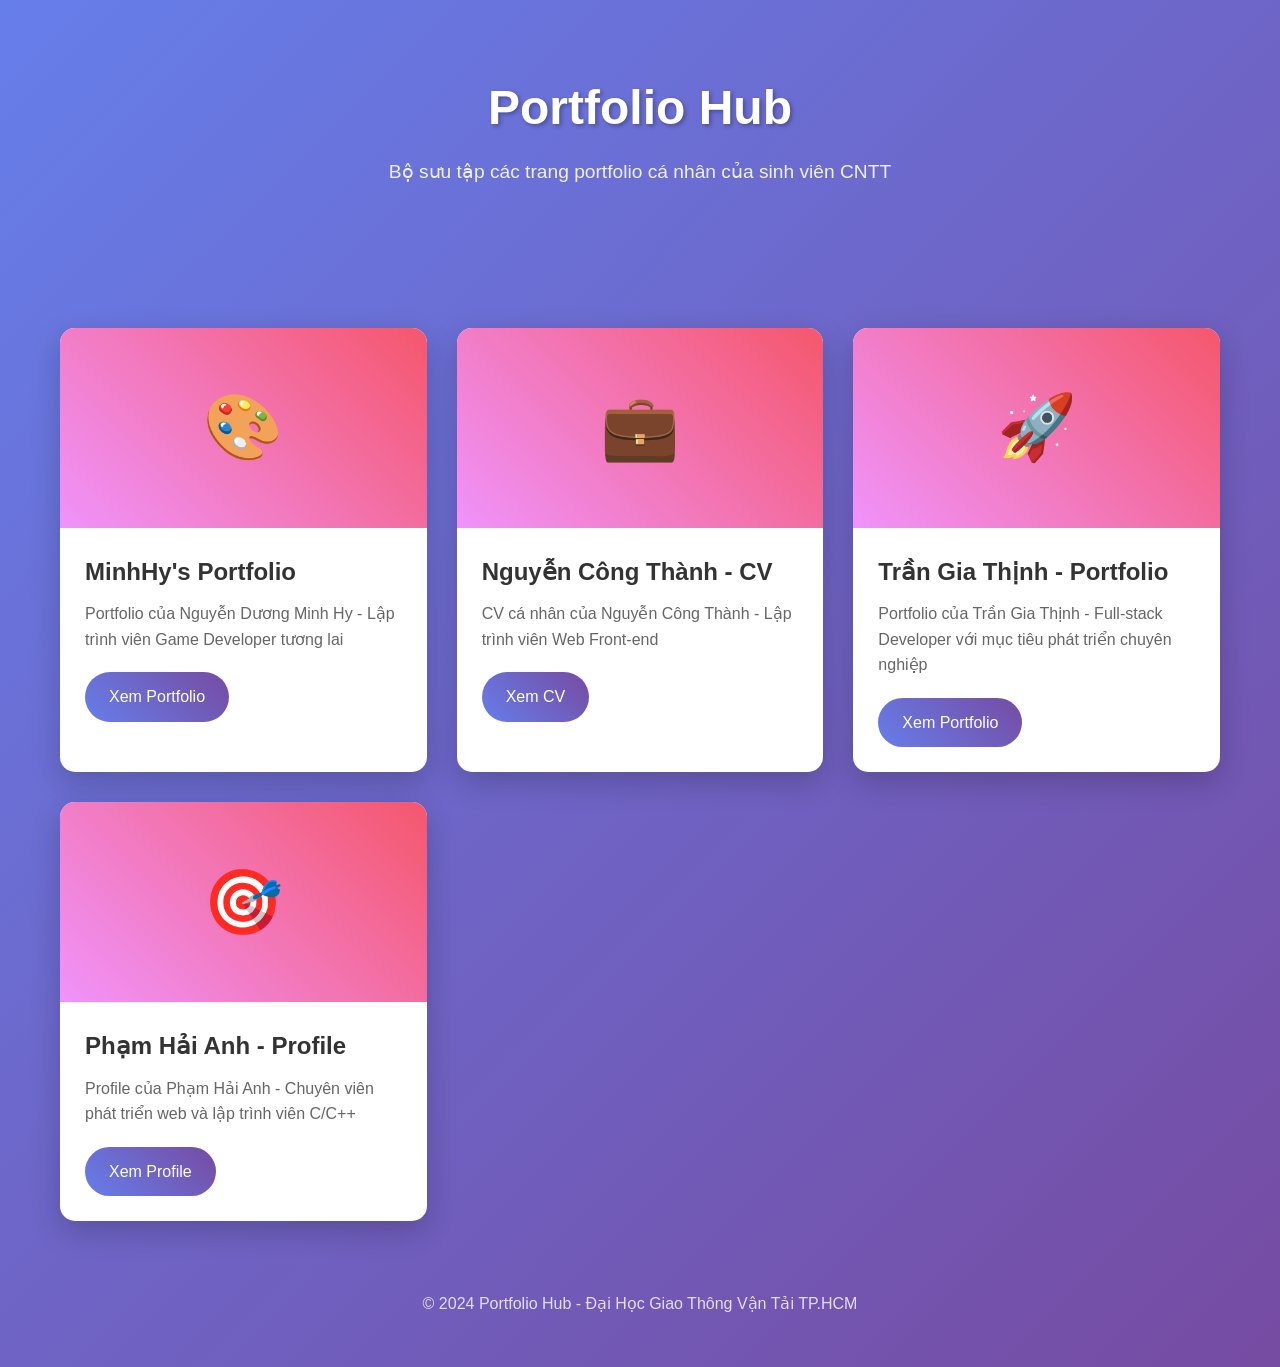
<file: Portfo_Tong/index.html>
<!DOCTYPE html>
<html lang="vi">
<head>
    <meta charset="UTF-8">
    <meta name="viewport" content="width=device-width, initial-scale=1.0">
    <title>Portfolio Hub - Các Trang Cá Nhân</title>
    <style>
        * {
            margin: 0;
            padding: 0;
            box-sizing: border-box;
        }

        body {
            font-family: 'Arial', sans-serif;
            line-height: 1.6;
            color: #333;
            background: linear-gradient(135deg, #667eea 0%, #764ba2 100%);
            min-height: 100vh;
        }

        .container {
            max-width: 1200px;
            margin: 0 auto;
            padding: 20px;
        }

        header {
            text-align: center;
            padding: 50px 0;
            color: white;
        }

        header h1 {
            font-size: 3rem;
            margin-bottom: 10px;
            text-shadow: 2px 2px 4px rgba(0,0,0,0.3);
        }

        header p {
            font-size: 1.2rem;
            opacity: 0.9;
        }

        .portfolios {
            display: grid;
            grid-template-columns: repeat(auto-fit, minmax(300px, 1fr));
            gap: 30px;
            margin-top: 50px;
        }

        .portfolio-card {
            background: white;
            border-radius: 15px;
            overflow: hidden;
            box-shadow: 0 10px 30px rgba(0,0,0,0.2);
            transition: transform 0.3s ease, box-shadow 0.3s ease;
        }

        .portfolio-card:hover {
            transform: translateY(-10px);
            box-shadow: 0 20px 40px rgba(0,0,0,0.3);
        }

        .portfolio-image {
            height: 200px;
            background: linear-gradient(45deg, #f093fb 0%, #f5576c 100%);
            display: flex;
            align-items: center;
            justify-content: center;
            color: white;
            font-size: 4rem;
        }

        .portfolio-content {
            padding: 25px;
        }

        .portfolio-title {
            font-size: 1.5rem;
            margin-bottom: 10px;
            color: #333;
        }

        .portfolio-description {
            color: #666;
            margin-bottom: 20px;
        }

        .portfolio-link {
            display: inline-block;
            background: linear-gradient(45deg, #667eea 0%, #764ba2 100%);
            color: white;
            padding: 12px 24px;
            text-decoration: none;
            border-radius: 25px;
            transition: transform 0.2s ease;
        }

        .portfolio-link:hover {
            transform: scale(1.05);
        }

        footer {
            text-align: center;
            padding: 30px;
            color: white;
            opacity: 0.8;
        }

        @media (max-width: 768px) {
            header h1 {
                font-size: 2rem;
            }

            .portfolios {
                grid-template-columns: 1fr;
            }
        }
    </style>
</head>
<body>
    <header>
        <div class="container">
            <h1>Portfolio Hub</h1>
            <p>Bộ sưu tập các trang portfolio cá nhân của sinh viên CNTT</p>
        </div>
    </header>

    <div class="container">
        <div class="portfolios">
            <div class="portfolio-card">
                <div class="portfolio-image">
                    <span>🎨</span>
                </div>
                <div class="portfolio-content">
                    <h3 class="portfolio-title">MinhHy's Portfolio</h3>
                    <p class="portfolio-description">Portfolio của Nguyễn Dương Minh Hy - Lập trình viên Game Developer tương lai</p>
                    <a href="nguyenduongmnihhy/index.html" class="portfolio-link">Xem Portfolio</a>
                </div>
            </div>

            <div class="portfolio-card">
                <div class="portfolio-image">
                    <span>💼</span>
                </div>
                <div class="portfolio-content">
                    <h3 class="portfolio-title">Nguyễn Công Thành - CV</h3>
                    <p class="portfolio-description">CV cá nhân của Nguyễn Công Thành - Lập trình viên Web Front-end</p>
                    <a href="portfo/index.html" class="portfolio-link">Xem CV</a>
                </div>
            </div>

            <div class="portfolio-card">
                <div class="portfolio-image">
                    <span>🚀</span>
                </div>
                <div class="portfolio-content">
                    <h3 class="portfolio-title">Trần Gia Thịnh - Portfolio</h3>
                    <p class="portfolio-description">Portfolio của Trần Gia Thịnh - Full-stack Developer với mục tiêu phát triển chuyên nghiệp</p>
                    <a href="Portfolio/index.html" class="portfolio-link">Xem Portfolio</a>
                </div>
            </div>

            <div class="portfolio-card">
                <div class="portfolio-image">
                    <span>🎯</span>
                </div>
                <div class="portfolio-content">
                    <h3 class="portfolio-title">Phạm Hải Anh - Profile</h3>
                    <p class="portfolio-description">Profile của Phạm Hải Anh - Chuyên viên phát triển web và lập trình viên C/C++</p>
                    <a href="ProjectProfile/index.html" class="portfolio-link">Xem Profile</a>
                </div>
            </div>
        </div>
    </div>

    <footer>
        <div class="container">
            <p>© 2024 Portfolio Hub - Đại Học Giao Thông Vận Tải TP.HCM</p>
        </div>
    </footer>
</body>
</html>
</file>
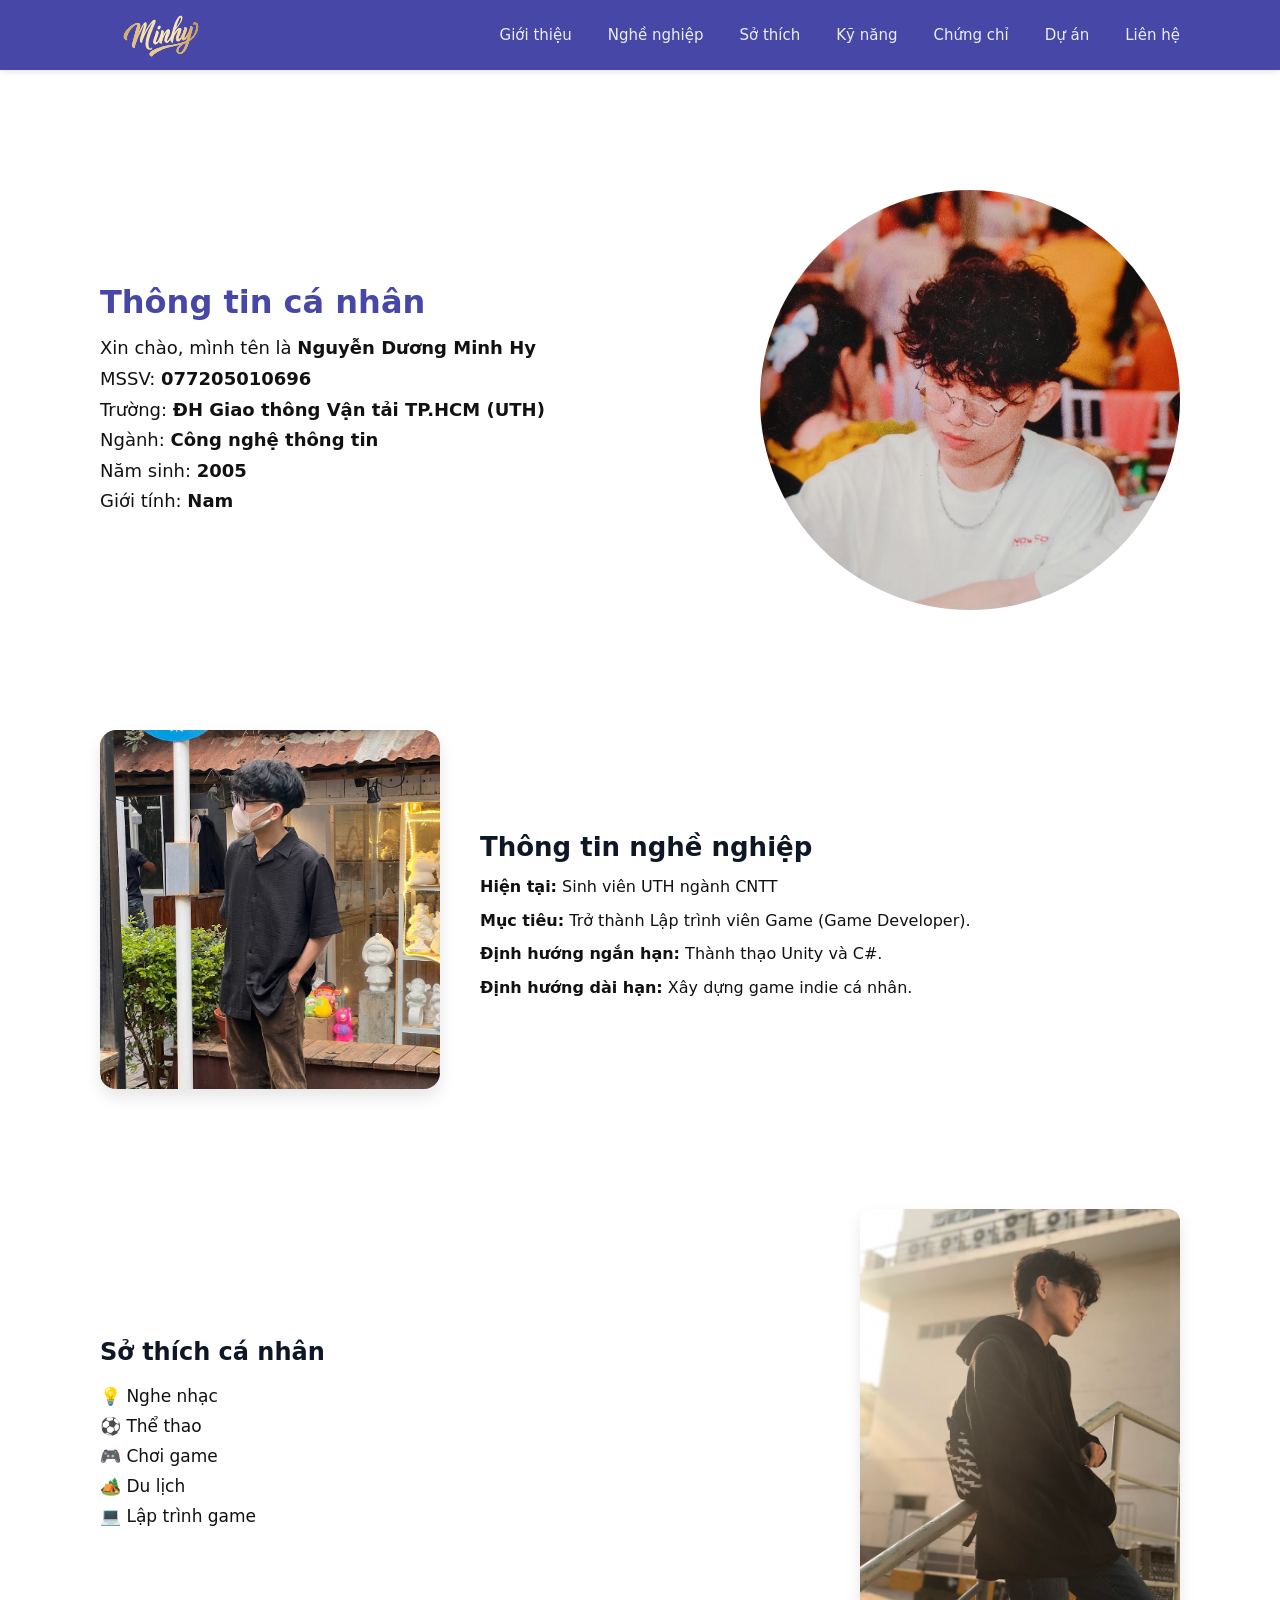
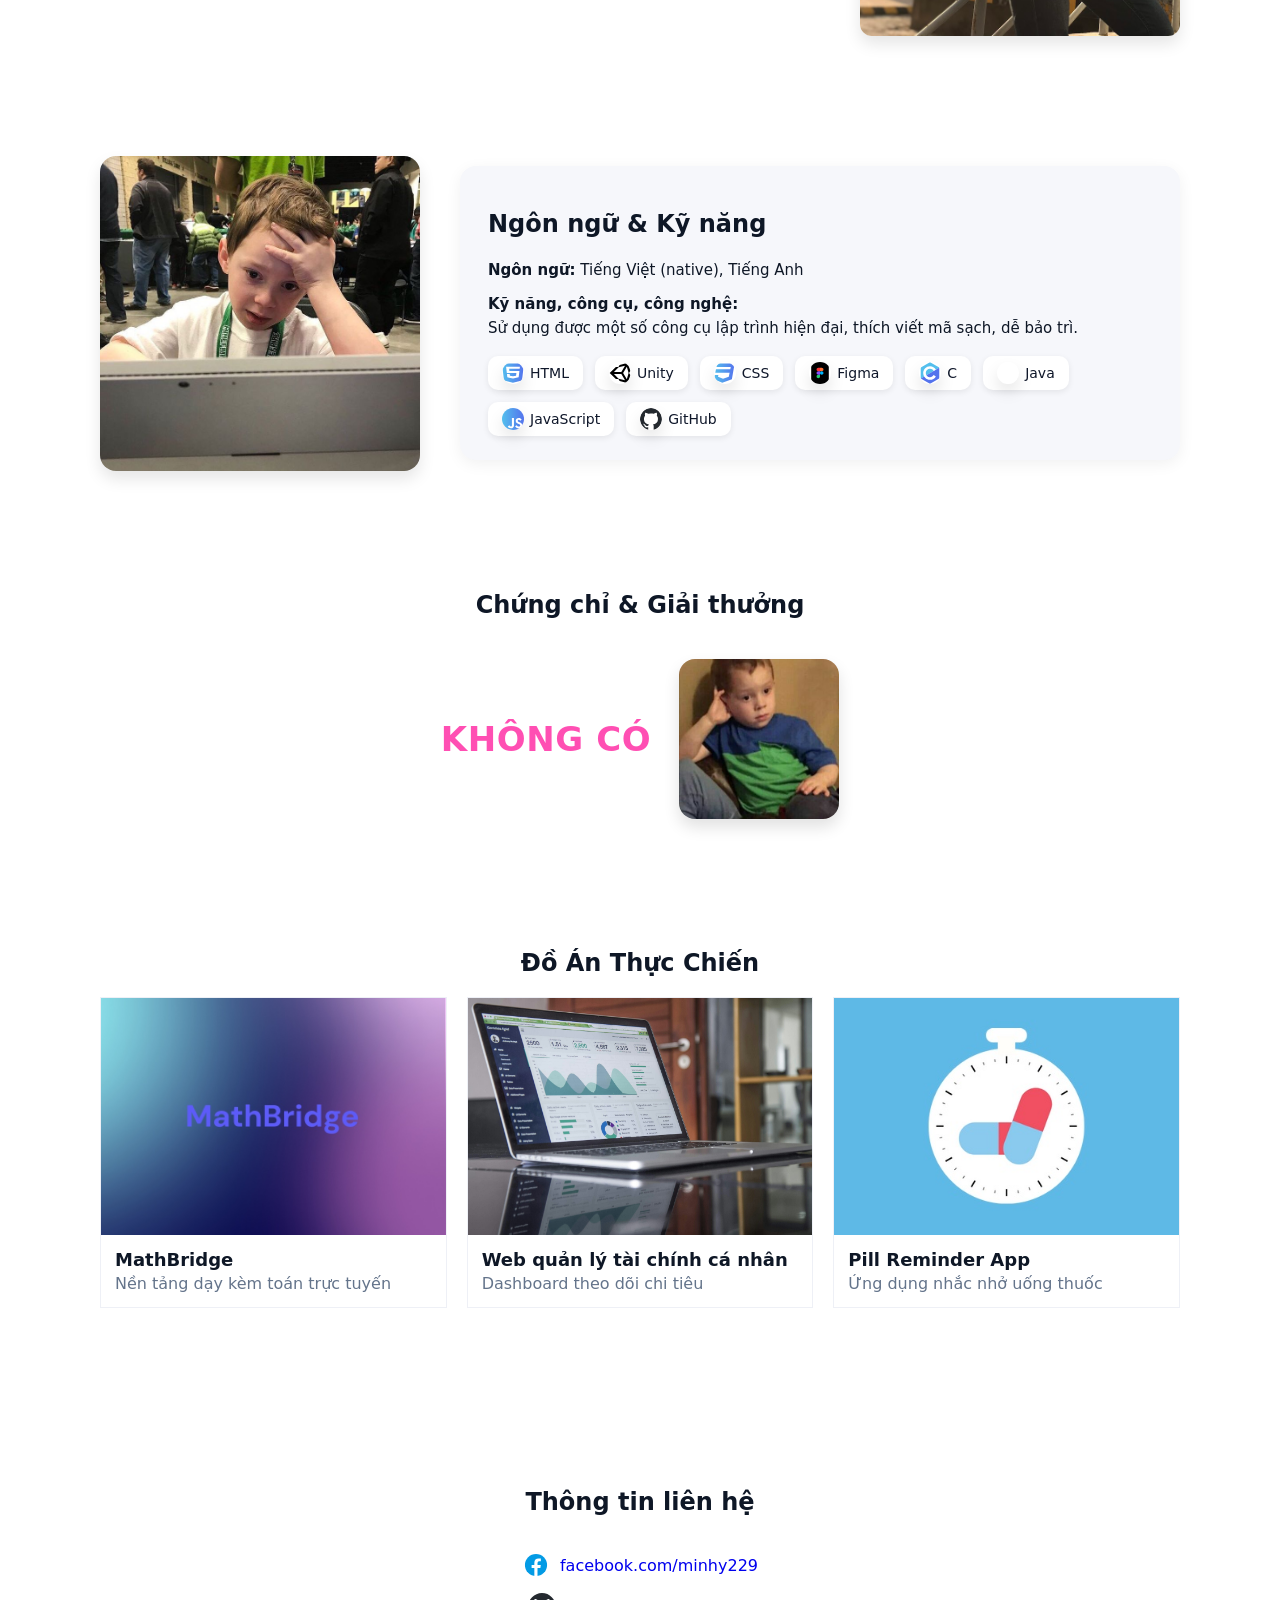
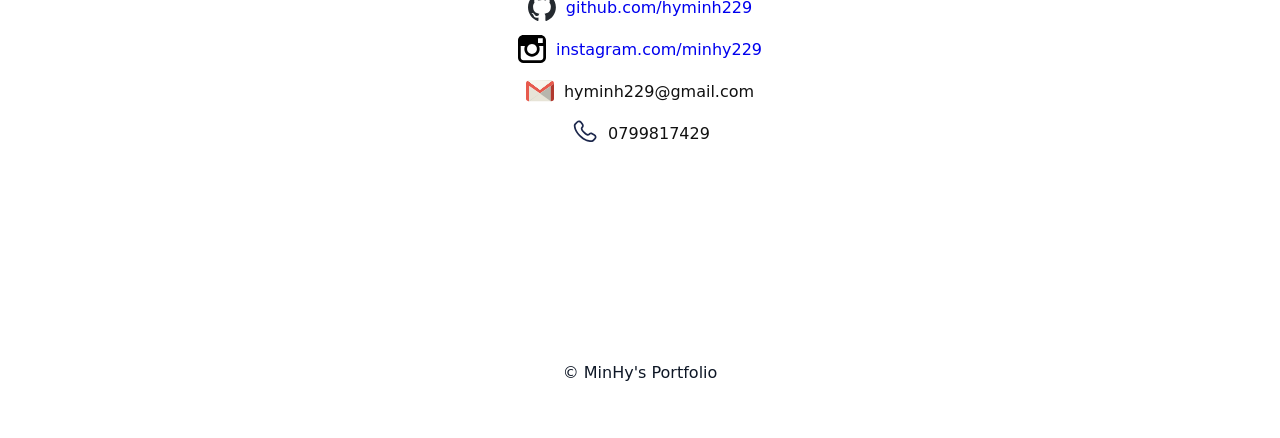
<file: Portfo_Tong/nguyenduongmnihhy/index.html>
<!doctype html>
<html lang="vi">

<head>
  <meta charset="utf-8" />
  <meta name="viewport" content="width=device-width, initial-scale=1" />
  <title>MinhHy • Portfolio</title>
  <link rel="icon" href="assets/icons/minhhylogo.svg" />
  <!-- Core styles -->
  <link rel="stylesheet" href="css/main.css" />
  <link rel="stylesheet" href="css/theme.css" />
  <link rel="stylesheet" href="css/animation.css" />
  <!-- Section styles -->
  <link rel="stylesheet" href="css/sections/header.css" />
  <link rel="stylesheet" href="css/sections/about-me.css" />
  <link rel="stylesheet" href="css/sections/job.css" />
  <link rel="stylesheet" href="css/sections/hobby.css" />
  <link rel="stylesheet" href="css/sections/skills.css" />
  <link rel="stylesheet" href="css/sections/projects.css" />
  <link rel="stylesheet" href="css/sections/certificate.css" />
  <link rel="stylesheet" href="css/sections/contact.css" />
  <link rel="stylesheet" href="css/sections/footer.css" />
  <!-- Responsive overrides last -->
  <link rel="stylesheet" href="css/responsive.css" />
</head>

<body>
  <!-- ===== Header / Navbar ===== -->
  <header class="topbar">
    <div class="nav">
      <a href="#about" class="brand">
        <img src="assets/icons/minhhylogo.svg" alt="MinhHy Logo" />
      </a>

      <button class="hamburger" aria-label="Mở menu" aria-expanded="false">
        <span></span><span></span><span></span>
      </button>

      <nav class="menu" id="menu">
        <a href="#about">Giới thiệu</a>
        <a href="#job">Nghề nghiệp</a>
        <a href="#hobby">Sở thích</a>
        <a href="#skills">Kỹ năng</a>
        <a href="#certificate">Chứng chỉ</a>
        <a href="#projects">Dự án</a>
        <a href="#contact">Liên hệ</a>
      </nav>
    </div>
  </header>
  <!-- ===== About ===== -->
<section class="section" id="about">
  <div class="container about-hero reveal">
    <div class="about-hero__content">
      <h2 class="about-hero__title">Thông tin cá nhân</h2>
      <ul class="about-hero__list">
        <li>Xin chào, mình tên là <strong>Nguyễn Dương Minh Hy</strong></li>
        <li>MSSV: <strong>077205010696</strong></li>
        <li>Trường: <strong>ĐH Giao thông Vận tải TP.HCM (UTH)</strong></li>
        <li>Ngành: <strong>Công nghệ thông tin</strong></li>
        <li>Năm sinh: <strong>2005</strong></li>
        <li>Giới tính: <strong>Nam</strong></li>
      </ul>
    </div>

    <figure class="about-hero__media">
      <img class="about-hero__avatar" src="assets/hy1.jpg" alt="Hy">
    </figure>
  </div>
</section>

  <!-- ===== Career / Job ===== -->
<section class="section" id="job">
<div class="container job reveal">
<div class="job__media">
<img src="assets/hy2.jpg" alt="career" />
</div>


<div class="job__content">
<h2 class="section__title">Thông tin nghề nghiệp</h2>
<p><strong>Hiện tại:</strong> Sinh viên UTH ngành CNTT</p>
<p><strong>Mục tiêu:</strong> Trở thành Lập trình viên Game (Game Developer).</p>
<p><strong>Định hướng ngắn hạn:</strong> Thành thạo Unity và C#.</p>
<p><strong>Định hướng dài hạn:</strong> Xây dựng game indie cá nhân.</p>
</div>
</div>
</section>

  <!-- ===== Hobby ===== -->
  <section class="section" id="hobby">
    <div class="container hobby reveal">
      <div>
        <h2 class="section__title">Sở thích cá nhân</h2>
        <ul class="hobby__list">
          <li>💡 Nghe nhạc</li>
          <li>⚽ Thể thao</li>
          <li>🎮 Chơi game</li>
          <li>🏕️ Du lịch</li>
          <li>💻 Lập trình game</li>
        </ul>
      </div>
      <figure class="hobby__media">
        <img src="assets/hy3.jpg" alt="hobby" />
      </figure>
    </div>
  </section>

  <!-- ===== Skills ===== -->
  <section class="section" id="skills">
    <div class="container skills-section reveal">
      <img src="assets/meme1.jpg" alt="skills meme" />

      <div class="skills-content">
        <h2 class="section__title">Ngôn ngữ & Kỹ năng</h2>
        <p><strong>Ngôn ngữ:</strong> Tiếng Việt (native), Tiếng Anh</p>
        <p><strong>Kỹ năng, công cụ, công nghệ:</strong><br>
          Sử dụng được một số công cụ lập trình hiện đại, thích viết mã sạch, dễ bảo trì.</p>

        <div class="skill-icons">
          <div class="skill-item"><img src="assets/icons/html.svg" alt="HTML"><span>HTML</span></div>
          <div class="skill-item"><img src="assets/icons/unity.svg" alt="Unity"><span>Unity</span></div>
          <div class="skill-item"><img src="assets/icons/css.svg" alt="CSS"><span>CSS</span></div>
          <div class="skill-item"><img src="assets/icons/figma.svg" alt="Figma"><span>Figma</span></div>
          <div class="skill-item"><img src="assets/icons/C.svg" alt="C"><span>C</span></div>
          <div class="skill-item"><img src="assets/icons/java.svg" alt="Java"><span>Java</span></div>
          <div class="skill-item"><img src="assets/icons/JS.svg" alt="JavaScript"><span>JavaScript</span></div>
          <div class="skill-item"><img src="assets/icons/github-mark.svg" alt="GitHub"><span>GitHub</span></div>
        </div>
      </div>
    </div>
  </section>




  <!-- ===== Certificates  ===== -->
  <section class="section" id="certificate">
    <div class="container reveal">
      <h2 class="section__title center">Chứng chỉ & Giải thưởng</h2>

      <div class="certificate-section">
        <p class="certificate__text">KHÔNG CÓ</p>
        <img class="certificate__img" src="assets/meme2.jpg" alt="no cert meme" />
      </div>
    </div>
  </section>

  <!-- ===== Projects ===== -->
  <section class="section alt" id="projects">
    <div class="container reveal">
      <h2 class="section__title center">Đồ Án Thực Chiến</h2>

      <div class="projects grid">
        <a class="project card-shadow" href="https://github.com/TrinhHoangChuong/MathBridge_" target="_blank"
          rel="noopener">
          <img src="assets/project1.jpg" alt="MathBridge" />
          <div class="project__meta">
            <h3>MathBridge</h3>
            <p>Nền tảng dạy kèm toán trực tuyến</p>
          </div>
        </a>

        <a class="project card-shadow" href="https://github.com/hyminh229" target="_blank" rel="noopener">
          <img src="assets/project2.jpg" alt="Finance Dashboard" />
          <div class="project__meta">
            <h3>Web quản lý tài chính cá nhân</h3>
            <p>Dashboard theo dõi chi tiêu</p>
          </div>
        </a>

        <a class="project card-shadow" href="https://github.com/hyminh229/Pill-Reminder-App" target="_blank"
          rel="noopener">
          <img src="assets/project3.jpg" alt="Pill Reminder" />
          <div class="project__meta">
            <h3>Pill Reminder App</h3>
            <p>Ứng dụng nhắc nhở uống thuốc</p>
          </div>
        </a>
      </div>
    </div>
  </section>

  <!-- ===== Contact ===== -->
  <section class="section" id="contact">
    <div class="container contact-section reveal">
      <h2 class="section__title">Thông tin liên hệ</h2>


      <ul class="contact__list">
        <li><img src="assets/icons/facebook.svg" alt="fb"><a href="https://facebook.com/minhy229"
            target="_blank">facebook.com/minhy229</a></li>
        <li><img src="assets/icons/github-mark.svg" alt="gh"><a href="https://github.com/hyminh229"
            target="_blank">github.com/hyminh229</a></li>
        <li><img src="assets/icons/instagram.svg" alt="ig"><a href="https://instagram.com/minhy229"
            target="_blank">instagram.com/minhy229</a></li>
        <li><img src="assets/icons/gmail.svg" alt="mail"><span>hyminh229@gmail.com</span></li>
        <li><img src="assets/icons/phone.svg" alt="phone"><span>0799817429</span></li>
      </ul>
    </div>
  </section>

  <!-- ===== Footer ===== -->
  <footer>
    <div class="container">
      <p>© MinHy's Portfolio</p>
    </div>
  </footer>

  <!-- ===== Scripts ===== -->
  <script>
    // Hamburger menu
    const btn = document.querySelector('.hamburger');
    const menu = document.getElementById('menu');
    btn.addEventListener('click', () => {
      const expanded = btn.getAttribute('aria-expanded') === 'true';
      btn.setAttribute('aria-expanded', String(!expanded));
      menu.classList.toggle('open');
    });

    // Reveal on scroll with IntersectionObserver
    const io = new IntersectionObserver((entries) => {
      entries.forEach(e => {
        if (e.isIntersecting) e.target.classList.add('visible');
      })
    }, { threshold: 0.15 });
    document.querySelectorAll('.reveal').forEach(el => io.observe(el));
  </script>
</body>

</html>
</file>
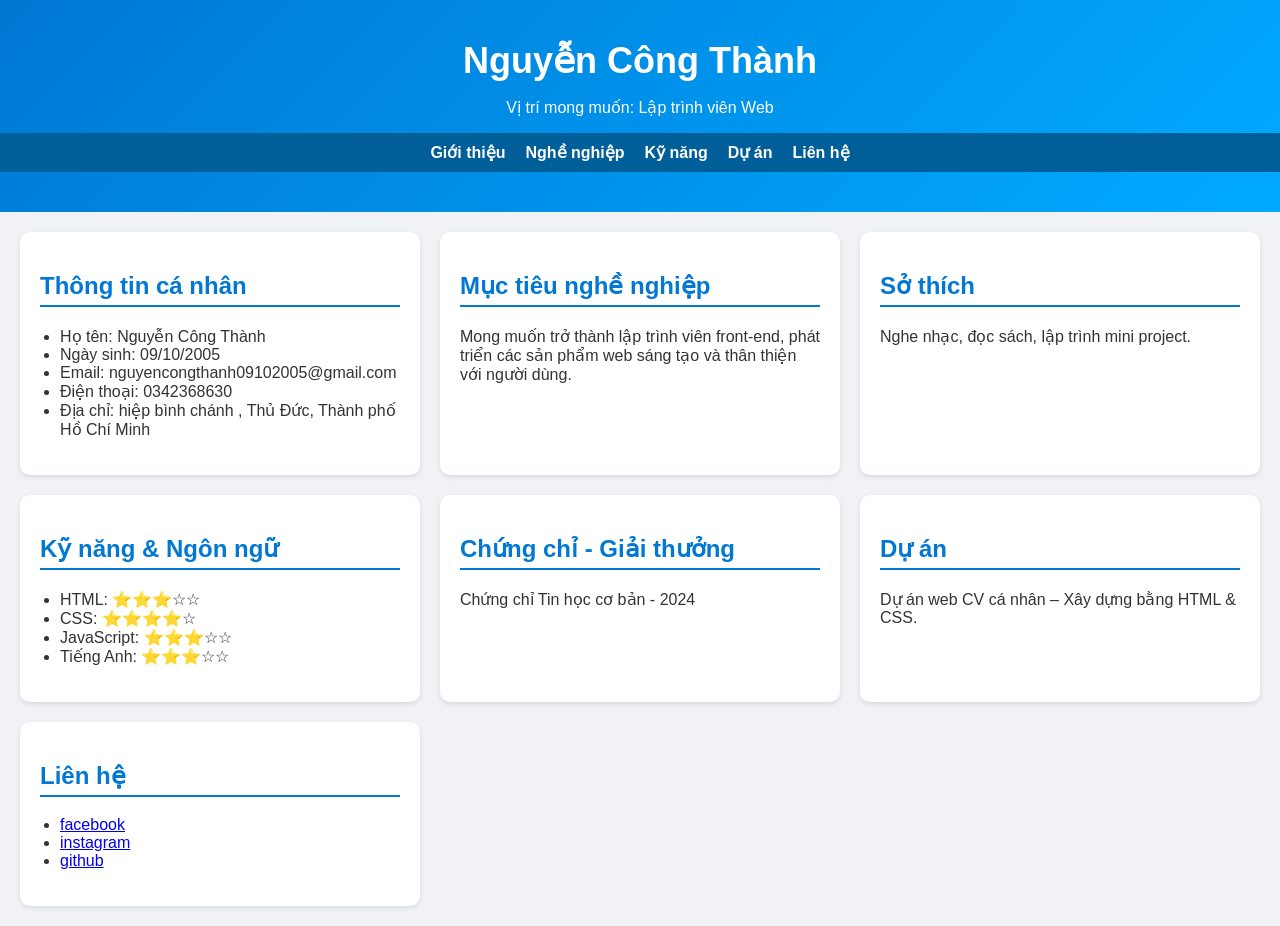
<file: Portfo_Tong/portfo/index.html>
<!DOCTYPE html>
<html lang="vi">
<head>
  <meta charset="UTF-8">
  <meta name="viewport" content="width=device-width, initial-scale=1.0">
  <title>CV Cá Nhân - Nguyễn Công Thành</title>
  <link rel="stylesheet" href="style.css">
</head>

<body>
  <header>
    <div class="banner">
      <h1>Nguyễn Công Thành</h1>
      <p>Vị trí mong muốn: Lập trình viên Web</p>
    </div>
    <nav>
      <ul>
        <li><a href="#about">Giới thiệu</a></li>
        <li><a href="#career">Nghề nghiệp</a></li>
        <li><a href="#skills">Kỹ năng</a></li>
        <li><a href="#projects">Dự án</a></li>
        <li><a href="#contact">Liên hệ</a></li>
      </ul>
    </nav>
  </header>

  <main>
    <section id="about">
      <h2>Thông tin cá nhân</h2>
      <ul>
        <li>Họ tên: Nguyễn Công Thành </li>
        <li>Ngày sinh: 09/10/2005</li>
        <li>Email: nguyencongthanh09102005@gmail.com </li>
        <li>Điện thoại: 0342368630 </li>
        <li>Địa chỉ: hiệp bình chánh , Thủ Đức,  Thành phố Hồ Chí Minh </li>
      </ul>
    </section>

    <section id="career">
      <h2>Mục tiêu nghề nghiệp</h2>
      <p>Mong muốn trở thành lập trình viên front-end, phát triển các sản phẩm web sáng tạo và thân thiện với người dùng.</p>
    </section>

    <section id="hobby">
      <h2>Sở thích</h2>
      <p>Nghe nhạc, đọc sách, lập trình mini project.</p>
    </section>

    <section id="skills">
      <h2>Kỹ năng & Ngôn ngữ</h2>
      <ul>
        <li>HTML: ⭐⭐⭐☆☆</li>
        <li>CSS: ⭐⭐⭐⭐☆</li>
        <li>JavaScript: ⭐⭐⭐☆☆</li>
        <li>Tiếng Anh: ⭐⭐⭐☆☆</li>
      </ul>
    </section>

    <section id="awards">
      <h2>Chứng chỉ - Giải thưởng</h2>
      <p>Chứng chỉ Tin học cơ bản - 2024</p>
    </section>

    <section id="projects">
      <h2>Dự án</h2>
      <p>Dự án web CV cá nhân – Xây dựng bằng HTML & CSS.</p>
    </section>

    <section id="contact">
      <h2>Liên hệ</h2>
      <ul>
        <li><a href="https://www.facebook.com/share/19ZkdQVgVN/?mibextid=wwXIfr" target="_blank">facebook</a></li>
        <li><a href="https://www.instagram.com/thanh6149nguyen/?igsh=MW05bHoycndwMjNwdg%3D%3D&utm_source=qr" target="_blank">instagram</a></li>
        <li><a href="https://github.com/thanh0910" target="_blank">github</a></li>
      </ul>
    </section>
  </main>
</body>
</html>
</file>
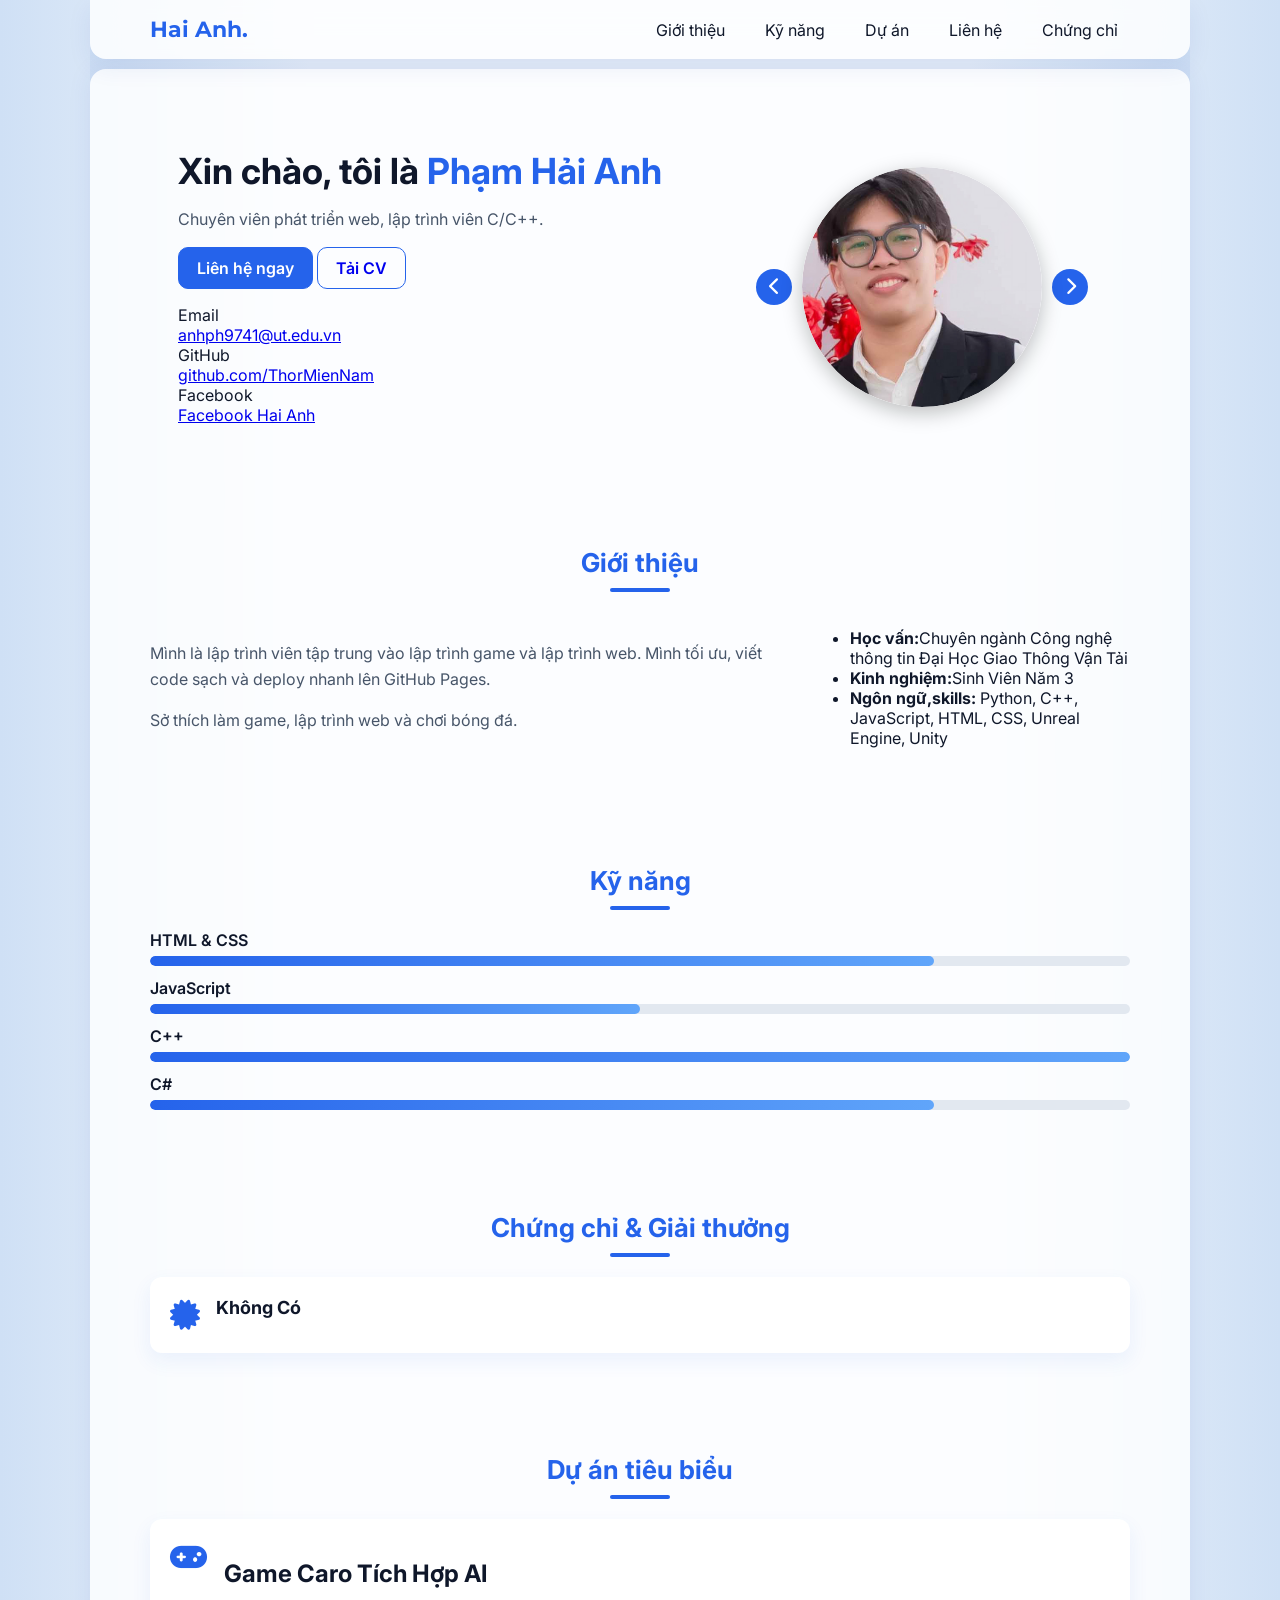
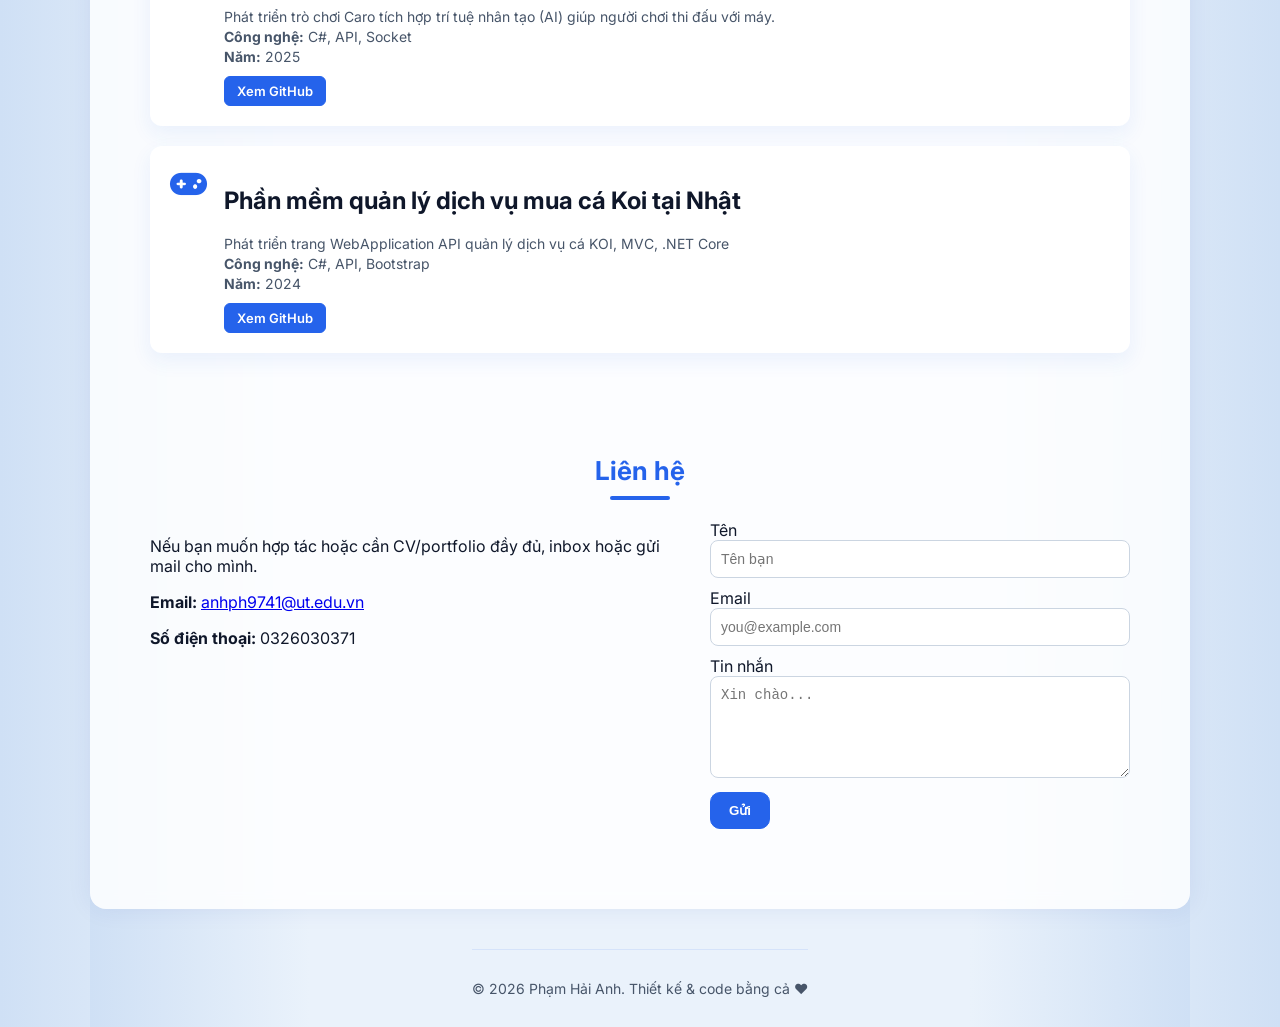
<file: Portfo_Tong/ProjectProfile/index.html>
<!Doctype html>
<html lang="vi">
<head>
    <meta charset="utf-8" />
    <meta name="viewport" content="width=device-width,initial-scale=1" />
    <title>Hải Anh — Profile</title>
    <meta name="description" content="Trang profile cá nhân giữa kì của Hải Anh" />
    <link href="https://fonts.googleapis.com/css2?family=Inter:wght@300;400;600;700&family=Montserrat:wght@600&display=swap" rel="stylesheet">
    <link rel="stylesheet" href="css/styles.css" />
    <link rel="stylesheet" href="https://cdnjs.cloudflare.com/ajax/libs/font-awesome/6.5.0/css/all.min.css" integrity="sha512-XnpJdBpKMuZkK2h7Lhcs7F+hRZfZC5ovU2mSlRyjByZqyykYBebkrUyYe7OQJ4aXb7kVzyoyvm5aZ2o9A/izcA==" crossorigin="anonymous" referrerpolicy="no-referrer" />
    <link href="https://unpkg.com/aos@2.3.1/dist/aos.css" rel="stylesheet">
</head>
<body>
  <header class="site-header">
    <div class="logo">Hai Anh<span class="dot">.</span></div>
    <nav class="nav">
      <ul class="nav-links">
        <li><a href="#about">Giới thiệu</a></li>
        <li><a href="#skills">Kỹ năng</a></li>
        <li><a href="#projects">Dự án</a></li>
        <li><a href="#contact">Liên hệ</a></li>
        <li><a href="#certificates">Chứng chỉ</a></li>
      </ul>
      <button class="hamburger" aria-label="Mở menu">☰</button>
    </nav>
  </header>
  
    <div class="main-content">
    <!-- HERO -->
    <section id="hero" class="hero container">
      <div class="hero-content">
        <h1>Xin chào, tôi là <span class="accent">Phạm Hải Anh</span></h1>
        <p class="lead">Chuyên viên phát triển web, lập trình viên C/C++.</p>
        <p class="cta-row">
          <a href="#contact" class="btn btn-primary">Liên hệ ngay</a>
          <a href="files/CV_HaiAnh.pdf" class="btn">Tải CV</a>
        </p>
        <div class="contact-cards">
          <div class="card small">
            <div class="card-title">Email</div>
            <a href="mailto:anhph9741@ut.edu.vn">anhph9741@ut.edu.vn</a>
          </div>
          <div class="card small">
            <div class="card-title">GitHub</div>
            <a href="https://github.com/ThorMienNam" target="_blank" rel="noopener">github.com/ThorMienNam</a>
          </div>
          <div class="card small">
            <div class="card-title">Facebook</div>
            <a href="https://www.facebook.com/khoctrongdemroi/" target="_blank" rel="noopener">Facebook Hai Anh</a>
          </div>
        </div>
      </div>

      <div class="hero-image">
          <button class="avatar-btn prev"><i class="fa-solid fa-chevron-left"></i></button>
          <div class="avatar-frame">
            <img src="images/avatar1.jpg" class="avatar active" alt="Ảnh đại diện 1">
            <img src="images/avatar2.jpg" class="avatar" alt="Ảnh đại diện 2">
            <img src="images/avatar3.jpg" class="avatar" alt="Ảnh đại diện 3">
          </div>
          <button class="avatar-btn next"><i class="fa-solid fa-chevron-right"></i></button>
      </div>
    </section>

    <!-- ABOUT -->
    <section id="about" class="container section">
      <h2>Giới thiệu</h2>
      <div class="about-grid">
        <div>
          <p>Mình là lập trình viên tập trung vào lập trình game và lập trình web. Mình tối ưu, viết code sạch và deploy nhanh lên GitHub Pages.</p>
          <p>Sở thích làm game, lập trình web và chơi bóng đá.</p>

        </div>
        <ul>
          <li><strong>Học vấn:</strong>Chuyên ngành Công nghệ thông tin Đại Học Giao Thông Vận Tải</li>
          <li><strong>Kinh nghiệm:</strong>Sinh Viên Năm 3</li>
          <li><strong>Ngôn ngữ,skills:</strong> Python, C++, JavaScript, HTML, CSS, Unreal Engine, Unity</li>
        </ul>
      </div>
    </section>

    <!-- SKILLS -->
    <section id="skills" class="container section">
      <h2>Kỹ năng</h2>
      <div class="skills-grid">
        <div class="skill">
          <div class="skill-name">HTML &amp; CSS</div>
          <div class="skill-bar"><div class="skill-fill" style="width:80%"></div></div>
        </div>
        <div class="skill">
          <div class="skill-name">JavaScript</div>
          <div class="skill-bar"><div class="skill-fill" style="width:50%"></div></div>
        </div>
        <div class="skill">
          <div class="skill-name">C++</div>
          <div class="skill-bar"><div class="skill-fill" style="width:100%"></div></div>
        </div>
        <div class="skill">
          <div class="skill-name">C#</div>
          <div class="skill-bar"><div class="skill-fill" style="width:80%"></div></div>
        </div>
      </div>
    </section>

    <!-- CERTIFICATES & AWARDS -->
    <section id="certificates" class="container section">
      <h2>Chứng chỉ &amp; Giải thưởng</h2>

      <div class="cert-grid">
        <div class="cert-card" data-aos="fade-up">
          <div class="cert-icon"><i class="fa-solid fa-certificate"></i></div>
          <div class="cert-info">
            <h3>Không Có</h3>  
          </div>
        </div>
      </div>
    </section>

    <!-- PROJECTS -->
    <section id="projects" class="container section">
      <h2>Dự án tiêu biểu</h2>
      <!-- Project 2-->
      <div class="project-grid">
        <div class="project-card" data-aos="fade-up">
          <div class="project-icon"><i class="fa-solid fa-gamepad"></i></div>
          <div class="project-info">
            <h1>Game Caro Tích Hợp AI</h1>
            <p>Phát triển trò chơi Caro tích hợp trí tuệ nhân tạo (AI) giúp người chơi thi đấu với máy.</p>
            <p><strong>Công nghệ:</strong> C#, API, Socket</p>
            <p><strong>Năm:</strong> 2025</p>
            <a href="https://github.com/ThorMienNam/CaroGameWDF/tree/master" target="_blank" class="btn btn-primary">Xem GitHub</a>
          </div>
        </div>
      </div>
      <!--Project 2-->
      <div class="project-grid">
        <div class="project-card" data-aos="fade-up">
          <div class="project-icon"><i class="fa-solid fa-gamepad"></i></div>
          <div class="project-info">
            <h1>Phần mềm quản lý dịch vụ mua cá Koi tại Nhật</h1>
            <p>Phát triển trang WebApplication API quản lý dịch vụ cá KOI, MVC, .NET Core</p>
            <p><strong>Công nghệ:</strong> C#, API, Bootstrap</p>
            <p><strong>Năm:</strong> 2024</p>
            <a href="https://github.com/PillowsWannaCry/CNPM_GroupG" target="_blank" class="btn btn-primary">Xem GitHub</a>
          </div>
        </div>
      </div>
    </section>

    <!-- CONTACT -->
    <section id="contact" class="container section">
      <h2>Liên hệ</h2>
      <div class="contact-grid">
        <div class="contact-left">
          <p>Nếu bạn muốn hợp tác hoặc cần CV/portfolio đầy đủ, inbox hoặc gửi mail cho mình.</p>
          <p><strong>Email:</strong> <a href="mailto:youremail@example.com">anhph9741@ut.edu.vn</a></p>
          <p><strong>Số điện thoại:</strong> 0326030371</p>
        </div>

        <div class="contact-right">
          <!-- Simple contact form that opens mail client -->
          <form id="contact-form">
            <label for="name">Tên</label>
            <input id="name" name="name" placeholder="Tên bạn" required>

            <label for="email">Email</label>
            <input id="email" name="email" type="email" placeholder="you@example.com" required>

            <label for="message">Tin nhắn</label>
            <textarea id="message" name="message" rows="5" placeholder="Xin chào..." required></textarea>

            <button class="btn btn-primary" type="submit">Gửi</button>
          </form>
        </div>
      </div>
    </section>

  </div>

  <footer class="site-footer container">
    <p>© <span id="year"></span> Phạm Hải Anh. Thiết kế &amp; code bằng cả ❤️</p>
  </footer>

  <script src="js/script.js" defer></script>
  <script src="https://unpkg.com/aos@2.3.1/dist/aos.js"></script>
    <script>
    AOS.init({
        duration: 800,
        once: true,
        offset: 80,
    });
   </script>
</body>
</html>
</file>
<file: Portfo_Tong/nguyenduongmnihhy/css/main.css>
@import './theme.css';
@import './sections/header.css';
@import './sections/about-me.css';
@import './sections/skills.css';
@import './sections/projects.css';
@import './sections/certificate.css';
@import './sections/contact.css';
@import './sections/footer.css';
@import './sections/hobby.css';
@import './sections/job.css';
@import './animation.css';



:root {
	font-size: var(--p-font-size);
	line-height: var(--p-line-height);
	letter-spacing: var(--p-letter-spacing);
	font-family: "Chakra Petch", sans-serif;
	font-weight: 400;
	font-style: normal;
	scroll-behavior: smooth;
}
body {
	background-color: var(--foreground-color);
	background-size: 7px 7px;
	background-image: repeating-linear-gradient(45deg,
			hsla(var(--p-500-code), 0.1) 0,
			hsla(var(--p-700-code), 0.1) 0.7000000000000001px,
			var(--foreground-color) 0,
			var(--foreground-color) 50%);
}
a {
	text-decoration: none;
}

html,
body {
	margin: 0;
	padding: 0
}

html {
	scroll-behavior: smooth
}

img {
	max-width: 100%;
	display: block
}

/* Section */
section {
	margin-top: 120px;
	margin-bottom: 120px;
}

/* Generic grids */
.grid {
	display: grid;
	grid-template-columns: repeat(4, 1fr);
	gap: 18px
}

.grid-2 { 
	display: grid;
	grid-template-columns: 1.2fr 1fr;
	gap: 28px;
	align-items: center
}


/* Shared small bits */
ul {
	margin: 0;
	padding-left: 18px
}

figure {
	margin: 0
}


/* reveal starts hidden; add .visible through JS */
.reveal {
	opacity: 0;
	transform: translateY(12px);
	transition: all .6s cubic-bezier(.2, .65, .2, 1)
}

.reveal.visible {
	opacity: 1;
	transform: none
}
</file>
<file: Portfo_Tong/nguyenduongmnihhy/css/theme.css>
body {
  background: #ffffff;
  color: #0e1726;
  font-family: Inter, system-ui, Segoe UI, Roboto, Helvetica, Arial, sans-serif;
}

/* Topbar */
.topbar {
  position: sticky;
  top: 0;
  z-index: 50;
  background: #3f3d99;
  color: #fff;
}

.topbar .nav {
  display: flex;
  align-items: center;
  justify-content: space-between;
  padding: 10px 0;
}

.brand img {
  width: 28px;
  height: 28px;
}

.menu {
  display: flex;
  gap: 22px;
}

.menu a {
  color: #fff;
  text-decoration: none;
  opacity: .9;
}

.menu a:hover {
  opacity: 1;
}

.hamburger {
  display: none;
  gap: 4px;
  flex-direction: column;
  background: transparent;
  border: 0;
}

.hamburger span {
  width: 24px;
  height: 2px;
  background: #fff;
  border-radius: 2px;
}

.alt {
  background: #ffffff;
}
</file>
<file: Portfo_Tong/nguyenduongmnihhy/css/animation.css>
/* Float-up avatar */
.float-up{animation:floatUp 3.5s ease-in-out infinite}
@keyframes floatUp{0%{transform:translateY(0)}50%{transform:translateY(-8px)}100%{transform:translateY(0)}}


/* Project hover */
.project{transition:transform .25s ease, box-shadow .25s ease}
.project:hover{transform:translateY(-6px) scale(1.015);box-shadow:0 16px 32px rgba(2,6,23,.12)}
</file>
<file: Portfo_Tong/nguyenduongmnihhy/css/sections/header.css>
.topbar {
  position: sticky;
  top: 0;
  z-index: 100;
  background: #4647a6;
  color: #fff;
  box-shadow: 0 2px 6px rgba(0, 0, 0, 0.1);
}

.nav {
  display: flex;
  align-items: center;
  justify-content: space-between;
  max-width: 1080px;
  margin: 0 auto;
  padding: 8px 20px;
  height: 50px;
}

.brand img {
  height: 123px;
  width: auto;
  vertical-align: middle;
}


.menu {
  display: flex;
  gap: 36px;
  list-style: none;
  margin: 0;
  padding: 0;
}

.menu a {
  color: #fff;
  text-decoration: none;
  font-size: 15px;
  font-weight: 500;
  transition: opacity 0.2s ease;
}

.menu a:hover {
  opacity: 0.85;
}

.hamburger {
  display: none;
  flex-direction: column;
  gap: 5px;
  background: transparent;
  border: none;
  cursor: pointer;
}

.hamburger span {
  width: 24px;
  height: 2px;
  background: #fff;
  border-radius: 2px;
}

@media (max-width: 768px) {
  .menu {
    position: fixed;
    top: 56px;
    left: 0;
    right: 0;
    background: #4647a6;
    flex-direction: column;
    align-items: center;
    gap: 14px;
    padding: 18px 0;
    transform: translateY(-100%);
    transition: transform 0.3s ease;
  }

  .menu.open {
    transform: translateY(0);
  }

  .hamburger {
    display: flex;
  }
}
</file>
<file: Portfo_Tong/nguyenduongmnihhy/css/sections/about-me.css>
.about-hero{
  display:flex;
  align-items:center;
  justify-content:space-between;
  gap:48px;
  padding:48px 0;
}

.about-hero__content{ flex:1; }

.about-hero__title{
  margin:0 0 12px 0;
  font-size:32px;
  line-height:1.2;
  color:#4647a6;          
  font-weight:800;
}

.about-hero__list{
  list-style:none;
  padding:0; margin:0;
  font-size:18px;
  line-height:1.7;
  color:#111;
}

.about-hero__media{ width:420px; flex:0 0 420px; display:flex; justify-content:center; }
.about-hero__avatar{
  width:420px; height:420px; object-fit:cover;
  border-radius:50%;
}

/* Responsive */
@media (max-width: 980px){
  .about-hero{ gap:28px; }
  .about-hero__media{ width:320px; flex-basis:320px; }
  .about-hero__avatar{ width:320px; height:320px; }
}
@media (max-width: 680px){
  .about-hero{ flex-direction:column-reverse; }
  .about-hero__media{ width:260px; flex-basis:auto; }
  .about-hero__avatar{ width:260px; height:260px; }
  .about-hero__title{ font-size:28px; }
  .about-hero__list{ font-size:16px; }
}
</file>
<file: Portfo_Tong/nguyenduongmnihhy/css/sections/job.css>
.job {
display: flex;
align-items: center;
justify-content: space-between;
gap: 40px;
padding: 40px 0;
}


.job__media img {
width: 340px;
height: auto;
border-radius: 16px;
box-shadow: 0 8px 16px rgba(0,0,0,0.1);
object-fit: cover;
}


.job__content {
flex: 3;
}


.job__content h2 {
font-size: 26px;
margin-bottom: 12px;
}


.job__content p {
margin: 8px 0;
font-size: 16px;
line-height: 1.6;
color: #111;
}


@media (max-width: 768px) {
.job {
flex-direction: column;
text-align: center;
}
.job__media img {
width: 80%;
margin: 0 auto;
}
.job__content h2 {
font-size: 24px;
}
}
</file>
<file: Portfo_Tong/nguyenduongmnihhy/css/sections/hobby.css>
.hobby {
display: flex;
align-items: center;
justify-content: space-between;
gap: 40px;
padding: 40px 0;
}


.hobby__list {
list-style: none;
padding: 0;
margin: 0;
display: flex;
flex-direction: column;
gap: 10px;
font-size: 17px;
font-weight: 500;
}


.hobby__list li {
display: flex;
align-items: center;
gap: 8px;
color: #111;
}


.hobby__media img {
width: 320px;
height: auto;
border-radius: 12px;
object-fit: cover;
box-shadow: 0 8px 16px rgba(0,0,0,0.1);
}


@media (max-width: 768px) {
.hobby {
flex-direction: column;
text-align: center;
}
.hobby__media img {
width: 80%;
margin: 0 auto;
}
}
</file>
<file: Portfo_Tong/nguyenduongmnihhy/css/sections/skills.css>
.skills-section {
  display: flex;
  align-items: center;
  justify-content: space-between;
  gap: 40px;
  padding: 40px 0;
}

.skills-section img {
  width: 320px;
  height: auto;
  border-radius: 16px;
  box-shadow: 0 8px 16px rgba(0,0,0,0.1);
}

.skills-content {
  flex: 1;
  background: #f6f7fb;
  border-radius: 16px;
  padding: 24px 28px;
  box-shadow: 0 4px 16px rgba(0,0,0,0.06);
}

.skills-content p {
  margin: 0 0 10px 0;
  font-size: 15px;
  line-height: 1.6;
}

.skill-icons {
  display: flex;
  flex-wrap: wrap;
  gap: 12px;
  margin-top: 16px;
}

.skill-item {
  display: flex;
  align-items: center;
  gap: 6px;
  background: #fff;
  border-radius: 10px;
  padding: 6px 14px;
  box-shadow: 0 2px 6px rgba(0,0,0,0.08);
  transition: transform .2s ease;
}

.skill-item:hover {
  transform: translateY(-3px);
}

.skill-item img {
  width: 22px;
  height: 22px;
}

.skill-item span {
  font-size: 14px;
  font-weight: 500;
  color: #0f172a;
}

@media (max-width: 768px) {
  .skills-section {
    flex-direction: column;
    text-align: center;
  }
  .skills-section img {
    width: 80%;
    margin: 0 auto;
  }
  .skills-content {
    text-align: left;
  }
}
</file>
<file: Portfo_Tong/nguyenduongmnihhy/css/sections/projects.css>
.projects{display:grid;grid-template-columns:repeat(3,1fr);gap:20px}
.project{background:#fff;border:1px solid #eef0f6;border-radius:18px;overflow:hidden;text-decoration:none;color:inherit}
.project img{aspect-ratio:16/11;object-fit:cover;width:100%}
.project__meta{padding:14px}
.project__meta h3{margin:0 0 4px 0;font-size:18px}
.project__meta p{margin:0;color:#64748b}

.container {
	max-width: 1080px;
	margin: 0 auto;
	padding: 0 20px
}

.center {
	text-align: center
}

.muted {
	color: var(--muted)
}

.big-text {
	font-size: 28px;
	font-weight: 800;
	letter-spacing: .5px
}

.card-shadow {
	border-radius: var(--radius);
	box-shadow: var(--shadow);
	overflow: hidden;
	background: var(--card)
}
</file>
<file: Portfo_Tong/nguyenduongmnihhy/css/sections/certificate.css>
.certificate-section {
  display: flex;
  align-items: center;
  justify-content: center;
  gap: 28px;
  padding: 20px 0 10px;
}

.certificate__text {
  font-size: 34px;
  font-weight: 900;
  letter-spacing: .6px;
  color: #ff4fb3;
  margin: 0;
}

.certificate__img {
  width: 160px;
  height: 160px;
  border-radius: 16px;
  object-fit: cover;
  box-shadow: 0 8px 16px rgba(0, 0, 0, .12);
}

/* Mobile */
@media (max-width: 640px) {
  .certificate-section {
    flex-direction: column;
    gap: 16px
  }

  .certificate__text {
    font-size: 28px;
    text-align: center
  }
}
</file>
<file: Portfo_Tong/nguyenduongmnihhy/css/sections/contact.css>
.contact-section {
    display: flex;
    flex-direction: column;
    align-items: center;
    justify-content: center;
    gap: 16px;
    padding: 40px 0;
}


.contact__list {
    list-style: none;
    padding: 0;
    margin: 0;
    display: flex;
    flex-direction: column;
    align-items: center;
    gap: 14px;
    font-size: 16px;
    color: #111;
}


.contact__list li {
    display: flex;
    align-items: center;
    gap: 10px;
}


.contact__list img {
    width: 28px;
    height: 28px;
}


.footer {
    text-align: center;
    padding: 24px 0;
    font-size: 14px;
    color: #555;
    border-top: 1px solid #e6e6e6;
    margin-top: 20px;
}


.footer small {
    display: block;
}
</file>
<file: Portfo_Tong/nguyenduongmnihhy/css/sections/footer.css>
footer {
    padding: 40px 0;
    font-size: var(--caption-font-size);
    color: var(--n-500);
    text-align: center;
    background-image: var(--gradient-color);
    max-width: none !important;
}
</file>
<file: Portfo_Tong/nguyenduongmnihhy/css/responsive.css>
/* Mobile-first tweaks */
@media (max-width: 980px) {
    .grid {
        grid-template-columns: repeat(2, 1fr)
    }

    .skills {
        grid-template-columns: repeat(4, 1fr)
    }

    .projects {
        grid-template-columns: repeat(2, 1fr)
    }

    .grid-2 {
        grid-template-columns: 1fr;
        gap: 18px
    }

    .hero__wrap {
        flex-direction: column-reverse
    }

    .hero__right {
        width: 220px
    }
}

@media (max-width: 640px) {
    .container {
        padding: 0 16px
    }

    .menu {
        position: fixed;
        inset: 56px 0 auto 0;
        background: #3f3d99;
        padding: 14px 16px;
        gap: 12px;
        flex-direction: column;
        transform: translateY(-120%);
        transition: transform .25s ease
    }

    .menu.open {
        transform: translateY(0)
    }

    .hamburger {
        display: flex
    }

    .hobby {
        grid-template-columns: 1fr
    }

    .hobby__list {
        grid-template-columns: repeat(2, 1fr)
    }

    .skills {
        grid-template-columns: repeat(2, 1fr)
    }

    .projects {
        grid-template-columns: 1fr
    }
}
</file>
<file: Portfo_Tong/portfo/style.css>
body {
  font-family: Arial, sans-serif;
  margin: 0;
  background: #f0f2f5;
  color: #333;
}

/* Banner */
header {
  text-align: center;
  background: linear-gradient(135deg, #0078d4, #00aaff);
  color: white;
  padding: 40px 0;
}

.banner h1 {
  margin: 0;
  font-size: 36px;
}

/* Navbar */
nav ul {
  list-style: none;
  display: flex;
  justify-content: center;
  background: #005f99;
  margin: 0;
  padding: 10px;
  gap: 20px;
}

nav ul li a {
  text-decoration: none;
  color: white;
  font-weight: bold;
}

nav ul li a:hover {
  text-decoration: underline;
}

/* Bố cục chính */
main {
  display: grid;
  grid-template-columns: repeat(auto-fit, minmax(350px, 1fr));
  gap: 20px;
  padding: 20px;
}

/* Các khối nội dung */
section {
  background: white;
  border-radius: 10px;
  box-shadow: 0 2px 5px rgba(0, 0, 0, 0.1);
  padding: 20px;
}

section h2 {
  color: #0078d4;
  border-bottom: 2px solid #0078d4;
  padding-bottom: 5px;
}

ul {
  padding-left: 20px;
}
</file>
<file: Portfo_Tong/ProjectProfile/css/styles.css>
:root {
  --bg: #eaf2fb;
  --card: #ffffff;
  --accent: #2563eb;
  --accent-light: #60a5fa;
  --text: #0f172a;
  --muted: #475569;
  --radius: 12px;
  --container: 1100px;
  --shadow: 0 8px 20px rgba(37, 99, 235, 0.08);
}

* {
  box-sizing: border-box;
}

/* BODY*/
html, body {
  margin: 0;
  font-family: 'Inter', system-ui, sans-serif;
  color: var(--text);
  background: linear-gradient(to right, #cfe0f5, #eaf2fb 20%, #eaf2fb 80%, #cfe0f5);
  scroll-behavior: smooth;
  display: flex;
  flex-direction: column;
  align-items: center;
}


.main-content {
  background: rgba(255, 255, 255, 0.85);
  backdrop-filter: blur(10px);
  border-radius: 16px;
  box-shadow: 0 0 25px rgba(0, 50, 150, 0.08);
  width: var(--container);
  max-width: 90vw;
  padding: 40px 60px;
  margin-top: 10px;
  margin-bottom: 40px;
  transition: all 0.4s ease;
}

.main-content:hover {
  transform: scale(1.01);
  box-shadow: 0 0 40px rgba(0, 80, 200, 0.15);
}

.container {
  max-width: var(--container);
  margin: 0 auto;
  padding: 28px;
}

/* HEADER */
.site-header {
  position: sticky;
  top: 0;
  left: 0;
  z-index: 100;
  width: 100%;
  display: flex;
  align-items: center;
  justify-content: space-between;
  background: rgba(255, 255, 255, 0.85);
  backdrop-filter: blur(20px);
  -webkit-backdrop-filter: blur(20px);
  box-shadow: 0 8px 25px rgba(0, 50, 150, 0.08);
  padding: 16px 60px;
  border-bottom-left-radius: 16px;
  border-bottom-right-radius: 16px;
  animation: fadeDown 0.8s ease;
}

.logo {
  font-family: 'Montserrat', sans-serif;
  font-weight: 700;
  font-size: 22px;
  color: var(--accent);
  transition: transform 0.3s ease;
}

.logo:hover {
  transform: scale(1.05);
}

.nav {
  display: flex;
  align-items: center;
  gap: 16px;
}

.nav-links {
  display: flex;
  gap: 16px;
  list-style: none;
  margin: 0;
  padding: 0;
}

.nav-links a {
  color: var(--text);
  text-decoration: none;
  padding: 8px 12px;
  border-radius: 8px;
  transition: background 0.3s ease, color 0.3s ease;
}

.nav-links a:hover {
  background: var(--accent);
  color: white;
}

.hamburger {
  display: none;
  background: none;
  border: none;
  font-size: 20px;
}

/* HERO */
.hero {
  display: grid;
  grid-template-columns: 1fr 360px;
  align-items: center;
  gap: 28px;
  padding-top: 40px;
  padding-bottom: 60px;
}

.hero-content h1 {
  font-size: 36px;
  margin: 0 0 12px;
  color: var(--text);
  animation: fadeIn 1s ease forwards;
}

.lead {
  color: var(--muted);
  margin-bottom: 18px;
}

.accent {
  color: var(--accent);
}

.btn {
  display: inline-block;
  padding: 10px 18px;
  border-radius: 10px;
  text-decoration: none;
  font-weight: 600;
  border: 1px solid var(--accent);
  transition: all 0.3s ease;
}

.btn:hover {
  transform: translateY(-2px);
  box-shadow: 0 6px 15px rgba(37,99,235,0.2);
}

.btn-primary {
  background: var(--accent);
  color: white;
}

.btn-primary:hover {
  background: var(--accent-light);
}

.hero-image {
  position: relative;
  display: flex;
  align-items: center;
  justify-content: center;
  gap: 10px;
}

.avatar-frame {
  position: relative;
  width: 240px;
  height: 240px;
  overflow: hidden;
  border-radius: 50%;
  box-shadow: 0 6px 20px rgba(0,0,0,0.25);
}

.avatar-frame img {
  position: absolute;
  inset: 0;
  width: 100%;
  height: 100%;
  object-fit: cover;
  border-radius: 50%;
  opacity: 0;
  transition: opacity 0.6s ease;
}

.avatar-frame img.active {
  opacity: 1;
}

.avatar-btn {
  background: var(--accent);
  color: #fff;
  border: none;
  width: 36px;
  height: 36px;
  border-radius: 50%;
  cursor: pointer;
  display: flex;
  align-items: center;
  justify-content: center;
  font-size: 18px;
  transition: background 0.3s ease, transform 0.2s ease;
}

.avatar-btn:hover {
  background: #1e40af;
  transform: scale(1.1);
}

/* SECTIONS */
.section {
  padding: 40px 0;
  animation: fadeUp 0.9s ease;
}

.section h2 {
  text-align: center;
  color: var(--accent);
  font-size: 26px;
  margin-bottom: 20px;
  position: relative;
}

.section h2::after {
  content: '';
  width: 60px;
  height: 4px;
  background: var(--accent);
  display: block;
  margin: 10px auto 0;
  border-radius: 3px;
}

/* ABOUT */
.about-grid {
  display: grid;
  grid-template-columns: 1fr 320px;
  gap: 24px;
  align-items: center;
}

.about-grid p {
  color: var(--muted);
  line-height: 1.6;
  opacity: 0;
  animation: fadeIn 1s ease forwards;
}

/* SKILLS */
.skills-grid {
  display: grid;
  gap: 12px;
}

.skill-name {
  font-weight: 600;
  margin-bottom: 6px;
}

.skill-bar {
  background: #e2e8f0;
  border-radius: 999px;
  height: 10px;
  overflow: hidden;
}

.skill-fill {
  height: 100%;
  background: linear-gradient(90deg, var(--accent), var(--accent-light));
  border-radius: 999px;
  transition: width 1s ease;
}

/* PROJECTS */
.project-grid {
  display: grid;
  grid-template-columns: repeat(auto-fit, minmax(280px, 1fr));
  gap: 20px;
  margin-top: 20px;
}

.project-card {
  background: var(--card);
  border-radius: 12px;
  padding: 20px;
  box-shadow: var(--shadow);
  display: flex;
  align-items: flex-start;
  gap: 16px;
  transition: transform 0.3s ease, box-shadow 0.3s ease;
}

.project-card:hover {
  transform: translateY(-6px);
  box-shadow: 0 12px 25px rgba(37,99,235,0.15);
}

.project-icon {
  font-size: 30px;
  color: var(--accent);
  flex-shrink: 0;
}

.project-info h3 {
  font-size: 18px;
  margin: 0 0 6px;
  color: var(--text);
}

.project-info p {
  margin: 3px 0;
  color: var(--muted);
  font-size: 14px;
}

.project-info .btn {
  margin-top: 8px;
  padding: 6px 12px;
  font-size: 13px;
  border-radius: 6px;
}

/* CERTIFICATES & AWARDS */
.cert-grid {
  display: grid;
  grid-template-columns: repeat(auto-fit, minmax(260px, 1fr));
  gap: 20px;
  margin-top: 20px;
}

.cert-card {
  background: var(--card);
  border-radius: 12px;
  padding: 20px;
  box-shadow: var(--shadow);
  display: flex;
  align-items: flex-start;
  gap: 16px;
  transition: transform 0.3s ease, box-shadow 0.3s ease;
}

.cert-card:hover {
  transform: translateY(-6px);
  box-shadow: 0 12px 25px rgba(37,99,235,0.15);
}

.cert-icon {
  font-size: 30px;
  color: var(--accent);
  flex-shrink: 0;
}

.cert-info h3 {
  font-size: 18px;
  margin: 0 0 6px;
  color: var(--text);
}

.cert-info p {
  margin: 2px 0;
  color: var(--muted);
  font-size: 14px;
}


/* CONTACT */
.contact-grid {
  display: grid;
  grid-template-columns: 1fr 420px;
  gap: 24px;
  align-items: start;
}

input, textarea {
  width: 100%;
  padding: 10px;
  border-radius: 8px;
  border: 1px solid #cbd5e1;
  margin-bottom: 10px;
  font-size: 14px;
  transition: border 0.3s ease, box-shadow 0.3s ease;
}

input:focus, textarea:focus {
  border-color: var(--accent);
  box-shadow: 0 0 0 2px rgba(37,99,235,0.15);
  outline: none;
}

/* SOCIAL ICONS */
.socials {
  margin-top: 18px;
  display: flex;
  gap: 12px;
}

.socials a {
  color: var(--accent);
  font-size: 22px;
  transition: color 0.3s ease, transform 0.3s ease;
}

.socials a:hover {
  color: var(--accent-light);
  transform: translateY(-3px);
}

/* FOOTER */
.site-footer {
  padding: 16px 0;
  text-align: center;
  color: var(--muted);
  border-top: 1px solid rgba(37,99,235,0.1);
  font-size: 14px;
}

/* ANIMATIONS */
@keyframes fadeIn {
  from {opacity: 0; transform: translateY(20px);}
  to {opacity: 1; transform: translateY(0);}
}

@keyframes fadeInUp {
  from {opacity: 0; transform: translateY(40px);}
  to {opacity: 1; transform: translateY(0);}
}

@keyframes fadeDown {
  from {opacity: 0; transform: translateY(-20px);}
  to {opacity: 1; transform: translateY(0);}
}

@keyframes fadeUp {
  from {opacity: 0; transform: translateY(30px);}
  to {opacity: 1; transform: translateY(0);}
}

/* RESPONSIVE */
@media (max-width: 980px) {
  .hero {
    grid-template-columns: 1fr;
  }
  .about-grid, .contact-grid {
    grid-template-columns: 1fr;
  }
  .hero-image img {
    margin: 0 auto;
  }
  .nav-links {
    display: none;
    position: absolute;
    right: 20px;
    top: 68px;
    background: var(--card);
    flex-direction: column;
    border-radius: 10px;
    padding: 10px;
    box-shadow: var(--shadow);
  }
  .nav-links.open {
    display: flex;
  }
  .hamburger {
    display: inline-block;
  }
}
</file>
